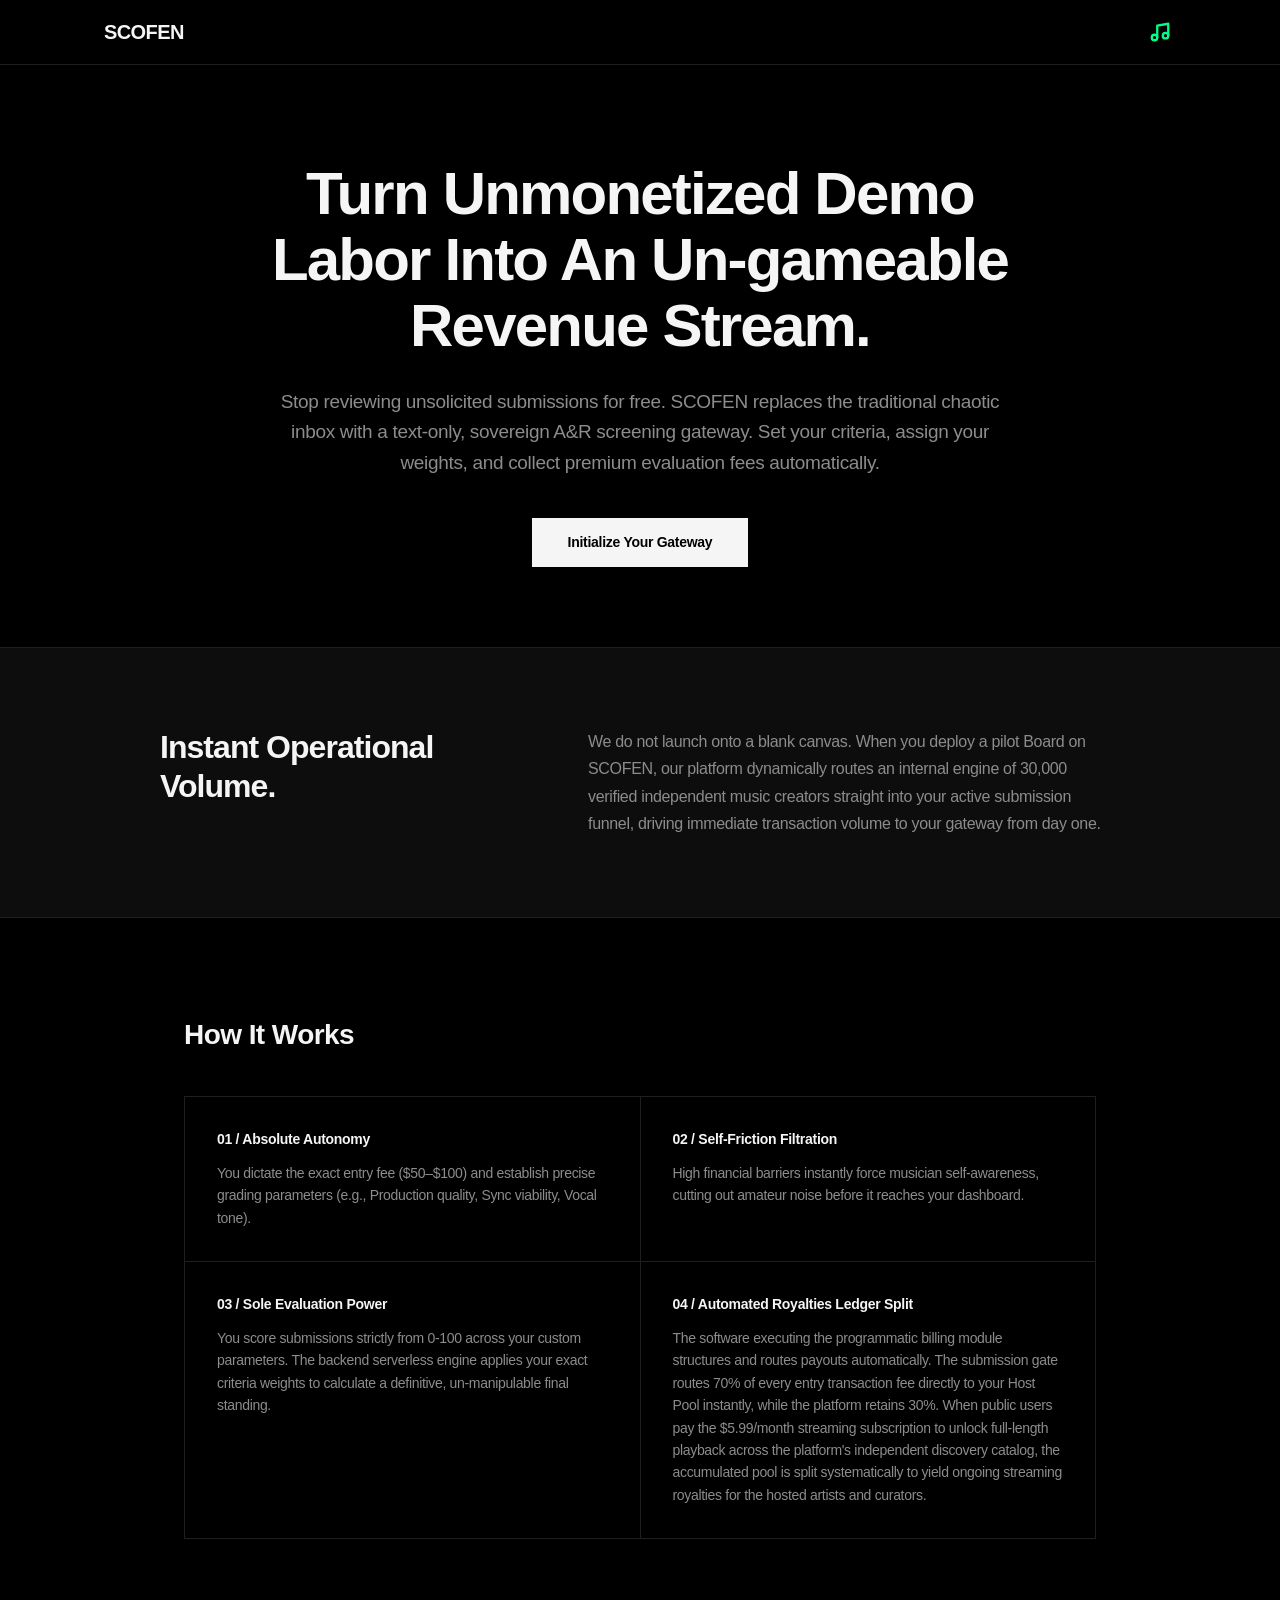
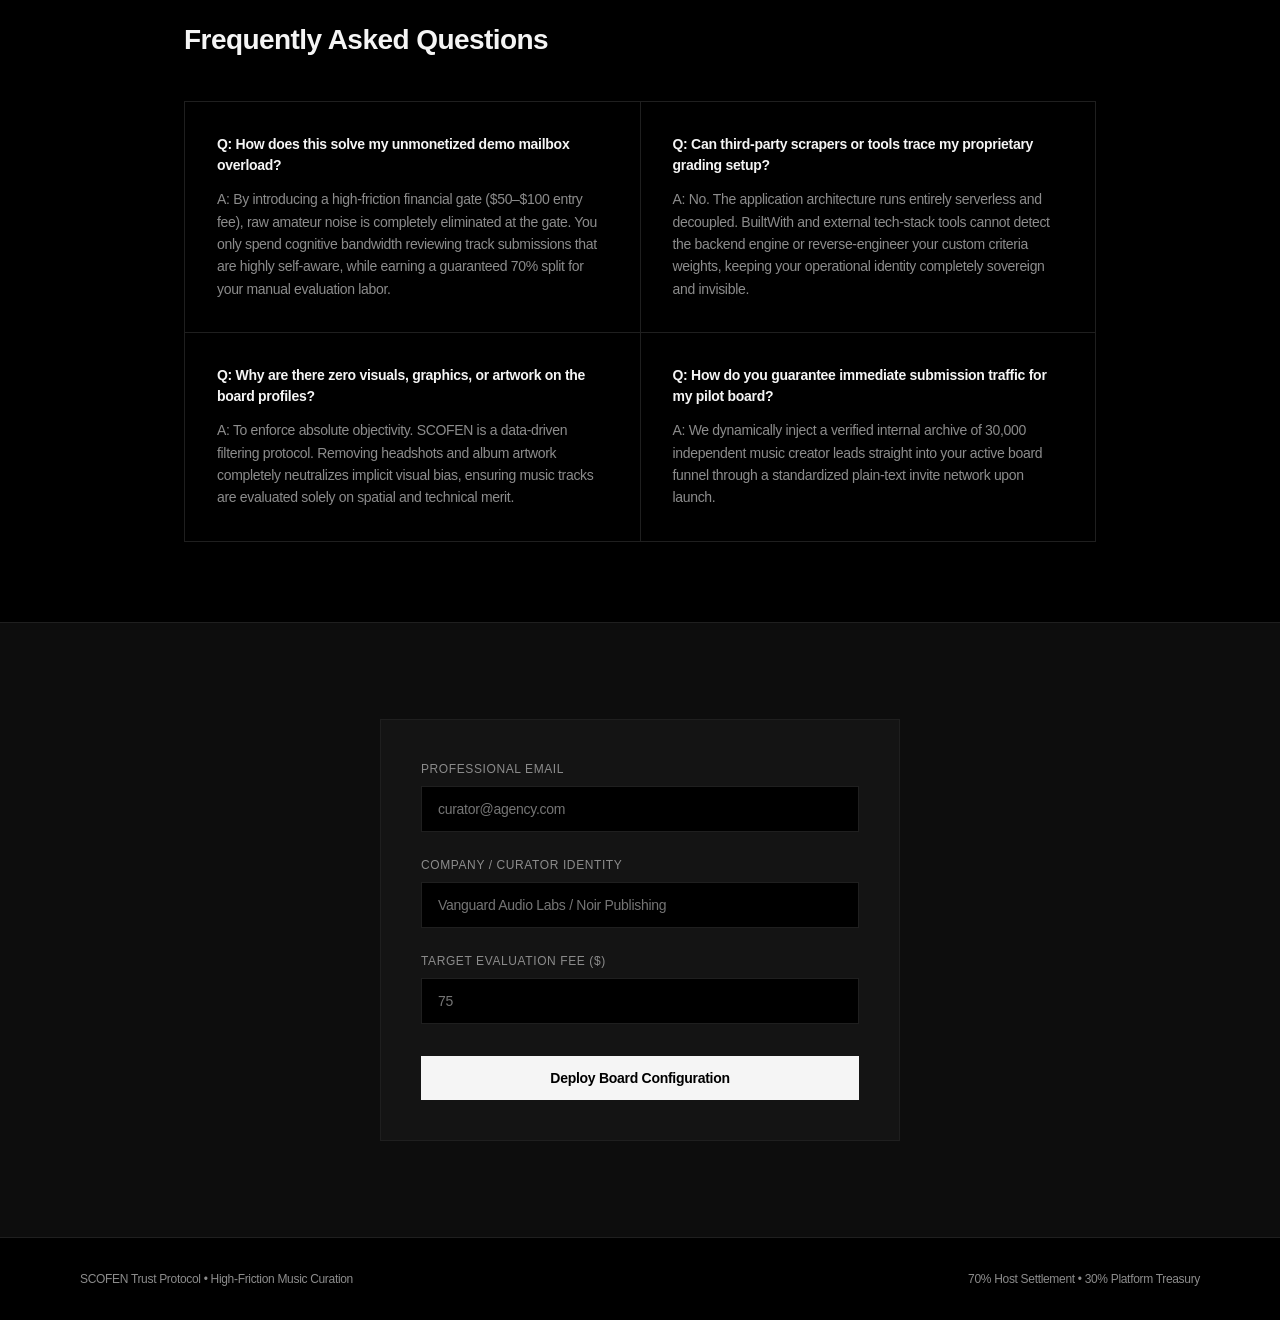
<file: public/landing.html>
<!DOCTYPE html>
<html lang="en">
<head>
  <meta charset="UTF-8">
  <meta name="viewport" content="width=device-width, initial-scale=1.0">
  <title>SCOFEN — Sovereign A&amp;R Screening Gateway</title>
  <meta name="description" content="Turn unmonetized demo labor into an un-gameable revenue stream. A sovereign A&R screening gateway with custom criteria weights and instant programmatic fee splits.">
  <style>
    :root {
      --bg-pure: #000000;
      --bg-surface: #0d0d0d;
      --bg-card: #141414;
      --border-subtle: #1f1f1f;
      --text-white: #f5f5f5;
      --text-muted: #8c8c8c;
      --accent-jade: #00ff87;
    }

    * {
      box-sizing: border-box;
      margin: 0;
      padding: 0;
    }

    body {
      background-color: var(--bg-pure);
      color: var(--text-white);
      font-family: -apple-system, BlinkMacSystemFont, "Segoe UI", Roboto, Helvetica, Arial, sans-serif;
      letter-spacing: -0.02em;
      line-height: 1.5;
      -webkit-font-smoothing: antialiased;
    }

    ::selection {
      background-color: var(--accent-jade);
      color: #000000;
    }

    /* SECTION 1: HEADER NAVIGATION */
    header {
      position: sticky;
      top: 0;
      z-index: 100;
      background-color: var(--bg-pure);
      border-bottom: 1px solid var(--border-subtle);
    }

    .nav-container {
      max-width: 1120px;
      margin: 0 auto;
      padding: 0 1.5rem;
      height: 4rem;
      display: flex;
      align-items: center;
      justify-content: space-between;
    }

    .nav-brand {
      color: var(--text-white);
      font-weight: 800;
      font-size: 1.25rem;
      letter-spacing: -0.03em;
    }

    .nav-anchor {
      display: flex;
      align-items: center;
      justify-content: center;
      width: 32px;
      height: 32px;
    }

    /* SECTION 2: HERO CORE PITCH */
    .hero {
      max-width: 960px;
      margin: 0 auto;
      padding: 6rem 1.5rem 5rem 1.5rem;
      text-align: center;
    }

    .hero-headline {
      color: var(--text-white);
      font-size: clamp(2.25rem, 5vw, 3.75rem);
      font-weight: 800;
      line-height: 1.1;
      letter-spacing: -0.03em;
      margin: 0 auto;
      max-width: 820px;
    }

    .hero-subheadline {
      color: var(--text-muted);
      font-size: clamp(1rem, 2vw, 1.1875rem);
      line-height: 1.6;
      margin: 1.75rem auto 0 auto;
      max-width: 720px;
    }

    .cta-container {
      margin-top: 2.5rem;
      display: flex;
      justify-content: center;
    }

    .btn-primary {
      background-color: var(--text-white);
      color: #000000;
      font-weight: 700;
      font-size: 0.875rem;
      letter-spacing: -0.02em;
      padding: 0.875rem 2.25rem;
      border: none;
      border-radius: 0;
      cursor: pointer;
      text-decoration: none;
      display: inline-block;
      transition: opacity 0.15s ease;
    }

    .btn-primary:hover {
      opacity: 0.9;
    }

    /* SECTION 3: THE LEVERAGED ECONOMICS */
    .economics {
      border-top: 1px solid var(--border-subtle);
      border-bottom: 1px solid var(--border-subtle);
      background-color: var(--bg-surface);
      padding: 5rem 1.5rem;
    }

    .economics-container {
      max-width: 960px;
      margin: 0 auto;
      display: grid;
      grid-template-columns: 1fr;
      gap: 2rem;
    }

    @media (min-width: 768px) {
      .economics-container {
        grid-template-columns: 5fr 7fr;
        gap: 3rem;
      }
    }

    .economics-headline {
      color: var(--text-white);
      font-size: 2rem;
      font-weight: 800;
      line-height: 1.2;
      letter-spacing: -0.03em;
    }

    .economics-body {
      color: var(--text-muted);
      font-size: 1rem;
      line-height: 1.7;
    }

    /* SECTION 4 & 5: GRIDS (HOW IT WORKS & FAQ) */
    .content-section {
      max-width: 960px;
      margin: 0 auto;
      padding: 6rem 1.5rem 5rem 1.5rem;
    }

    .content-section.no-top-padding {
      padding-top: 0;
    }

    .section-title {
      color: var(--text-white);
      font-size: 1.75rem;
      font-weight: 800;
      letter-spacing: -0.02em;
      margin-bottom: 2.5rem;
    }

    .border-grid {
      border: 1px solid var(--border-subtle);
      background-color: var(--border-subtle);
      display: grid;
      grid-template-columns: 1fr;
      gap: 1px;
    }

    @media (min-width: 768px) {
      .border-grid {
        grid-template-columns: 1fr 1fr;
      }
    }

    .grid-card {
      background-color: var(--bg-pure);
      padding: 2rem;
      display: flex;
      flex-direction: column;
      justify-content: flex-start;
    }

    .card-title {
      color: var(--text-white);
      font-size: 0.875rem;
      font-weight: 700;
      letter-spacing: -0.02em;
      margin-bottom: 0.75rem;
    }

    .card-body {
      color: var(--text-muted);
      font-size: 0.875rem;
      line-height: 1.6;
    }

    /* SECTION 6: THE INTAKE CAPTURE */
    .intake-section {
      border-top: 1px solid var(--border-subtle);
      background-color: var(--bg-surface);
      padding: 6rem 1.5rem;
    }

    .intake-container {
      max-width: 520px;
      margin: 0 auto;
    }

    .intake-card {
      background-color: var(--bg-card);
      border: 1px solid var(--border-subtle);
      padding: 2.5rem;
    }

    .form-group {
      margin-bottom: 1.5rem;
    }

    .form-label {
      display: block;
      color: var(--text-muted);
      font-size: 0.75rem;
      text-transform: uppercase;
      letter-spacing: 0.05em;
      margin-bottom: 0.5rem;
    }

    .form-input {
      width: 100%;
      background-color: var(--bg-pure);
      border: 1px solid var(--border-subtle);
      color: var(--text-white);
      font-size: 0.875rem;
      padding: 0.875rem 1rem;
      border-radius: 0;
      outline: none;
      letter-spacing: -0.02em;
      transition: border-color 0.15s ease;
    }

    .form-input:focus {
      border-color: var(--accent-jade);
    }

    .btn-submit {
      width: 100%;
      background-color: var(--text-white);
      color: #000000;
      font-weight: 700;
      font-size: 0.875rem;
      padding: 0.875rem 1rem;
      border: none;
      border-radius: 0;
      letter-spacing: -0.02em;
      cursor: pointer;
      transition: opacity 0.15s ease;
      margin-top: 0.5rem;
    }

    .btn-submit:hover {
      opacity: 0.9;
    }

    /* FOOTER */
    footer {
      border-top: 1px solid var(--border-subtle);
      background-color: var(--bg-pure);
      padding: 2rem 1.5rem;
    }

    .footer-container {
      max-width: 1120px;
      margin: 0 auto;
      display: flex;
      justify-content: space-between;
      align-items: center;
      font-size: 0.75rem;
      color: var(--text-muted);
    }
  </style>
</head>
<body>

  <!-- SECTION 1: THE HEADER NAVIGATION -->
  <header>
    <div class="nav-container">
      <div class="nav-brand">SCOFEN</div>
      <div class="nav-anchor" title="SCOFEN Protocol Visual Anchor">
        <svg width="22" height="22" viewBox="0 0 24 24" fill="none" stroke="#00ff87" stroke-width="2.5" stroke-linecap="round" stroke-linejoin="round">
          <path d="M9 18V5l12-2v13"></path>
          <circle cx="6" cy="18" r="3"></circle>
          <circle cx="18" cy="16" r="3"></circle>
        </svg>
      </div>
    </div>
  </header>

  <!-- SECTION 2: THE HERO CORE PITCH -->
  <section class="hero">
    <h1 class="hero-headline">
      Turn Unmonetized Demo Labor Into An Un-gameable Revenue Stream.
    </h1>
    <p class="hero-subheadline">
      Stop reviewing unsolicited submissions for free. SCOFEN replaces the traditional chaotic inbox with a text-only, sovereign A&amp;R screening gateway. Set your criteria, assign your weights, and collect premium evaluation fees automatically.
    </p>
    <div class="cta-container">
      <a href="#gateway-intake" class="btn-primary">Initialize Your Gateway</a>
    </div>
  </section>

  <!-- SECTION 3: THE LEVERAGED ECONOMICS (THE 30K ADVANTAGE) -->
  <section class="economics">
    <div class="economics-container">
      <div>
        <h2 class="economics-headline">Instant Operational Volume.</h2>
      </div>
      <div>
        <p class="economics-body">
          We do not launch onto a blank canvas. When you deploy a pilot Board on SCOFEN, our platform dynamically routes an internal engine of 30,000 verified independent music creators straight into your active submission funnel, driving immediate transaction volume to your gateway from day one.
        </p>
      </div>
    </div>
  </section>

  <!-- SECTION 4: HOW IT WORKS -->
  <section class="content-section">
    <h2 class="section-title">How It Works</h2>
    <div class="border-grid">
      <!-- 01 / Absolute Autonomy -->
      <div class="grid-card">
        <div class="card-title">01 / Absolute Autonomy</div>
        <p class="card-body">
          You dictate the exact entry fee ($50–$100) and establish precise grading parameters (e.g., Production quality, Sync viability, Vocal tone).
        </p>
      </div>

      <!-- 02 / Self-Friction Filtration -->
      <div class="grid-card">
        <div class="card-title">02 / Self-Friction Filtration</div>
        <p class="card-body">
          High financial barriers instantly force musician self-awareness, cutting out amateur noise before it reaches your dashboard.
        </p>
      </div>

      <!-- 03 / Sole Evaluation Power -->
      <div class="grid-card">
        <div class="card-title">03 / Sole Evaluation Power</div>
        <p class="card-body">
          You score submissions strictly from 0-100 across your custom parameters. The backend serverless engine applies your exact criteria weights to calculate a definitive, un-manipulable final standing.
        </p>
      </div>

      <!-- 04 / Automated Royalties Ledger Split -->
      <div class="grid-card">
        <div class="card-title">04 / Automated Royalties Ledger Split</div>
        <p class="card-body">
          The software executing the programmatic billing module structures and routes payouts automatically. The submission gate routes 70% of every entry transaction fee directly to your Host Pool instantly, while the platform retains 30%. When public users pay the $5.99/month streaming subscription to unlock full-length playback across the platform's independent discovery catalog, the accumulated pool is split systematically to yield ongoing streaming royalties for the hosted artists and curators.
        </p>
      </div>
    </div>
  </section>

  <!-- SECTION 5: FAQ -->
  <section class="content-section no-top-padding">
    <h2 class="section-title">Frequently Asked Questions</h2>
    <div class="border-grid">
      <!-- FAQ 1 -->
      <div class="grid-card">
        <div class="card-title">Q: How does this solve my unmonetized demo mailbox overload?</div>
        <p class="card-body">
          A: By introducing a high-friction financial gate ($50–$100 entry fee), raw amateur noise is completely eliminated at the gate. You only spend cognitive bandwidth reviewing track submissions that are highly self-aware, while earning a guaranteed 70% split for your manual evaluation labor.
        </p>
      </div>

      <!-- FAQ 2 -->
      <div class="grid-card">
        <div class="card-title">Q: Can third-party scrapers or tools trace my proprietary grading setup?</div>
        <p class="card-body">
          A: No. The application architecture runs entirely serverless and decoupled. BuiltWith and external tech-stack tools cannot detect the backend engine or reverse-engineer your custom criteria weights, keeping your operational identity completely sovereign and invisible.
        </p>
      </div>

      <!-- FAQ 3 -->
      <div class="grid-card">
        <div class="card-title">Q: Why are there zero visuals, graphics, or artwork on the board profiles?</div>
        <p class="card-body">
          A: To enforce absolute objectivity. SCOFEN is a data-driven filtering protocol. Removing headshots and album artwork completely neutralizes implicit visual bias, ensuring music tracks are evaluated solely on spatial and technical merit.
        </p>
      </div>

      <!-- FAQ 4 -->
      <div class="grid-card">
        <div class="card-title">Q: How do you guarantee immediate submission traffic for my pilot board?</div>
        <p class="card-body">
          A: We dynamically inject a verified internal archive of 30,000 independent music creator leads straight into your active board funnel through a standardized plain-text invite network upon launch.
        </p>
      </div>
    </div>
  </section>

  <!-- SECTION 6: THE INTAKE CAPTURE (THE FORM) -->
  <section id="gateway-intake" class="intake-section">
    <div class="intake-container">
      <div class="intake-card">
        <form id="intake-form" onsubmit="event.preventDefault(); alert('Gateway configured. Redirecting to sovereign host console...');">
          <div class="form-group">
            <label class="form-label" for="email">Professional Email</label>
            <input class="form-input" type="email" id="email" placeholder="curator@agency.com" required>
          </div>

          <div class="form-group">
            <label class="form-label" for="identity">Company / Curator Identity</label>
            <input class="form-input" type="text" id="identity" placeholder="Vanguard Audio Labs / Noir Publishing" required>
          </div>

          <div class="form-group">
            <label class="form-label" for="fee">Target Evaluation Fee ($)</label>
            <input class="form-input" type="number" id="fee" min="20" max="500" placeholder="75" required>
          </div>

          <button type="submit" class="btn-submit">Deploy Board Configuration</button>
        </form>
      </div>
    </div>
  </section>

  <!-- FOOTER -->
  <footer>
    <div class="footer-container">
      <div>SCOFEN Trust Protocol • High-Friction Music Curation</div>
      <div>70% Host Settlement • 30% Platform Treasury</div>
    </div>
  </footer>

</body>
</html>
</file>
